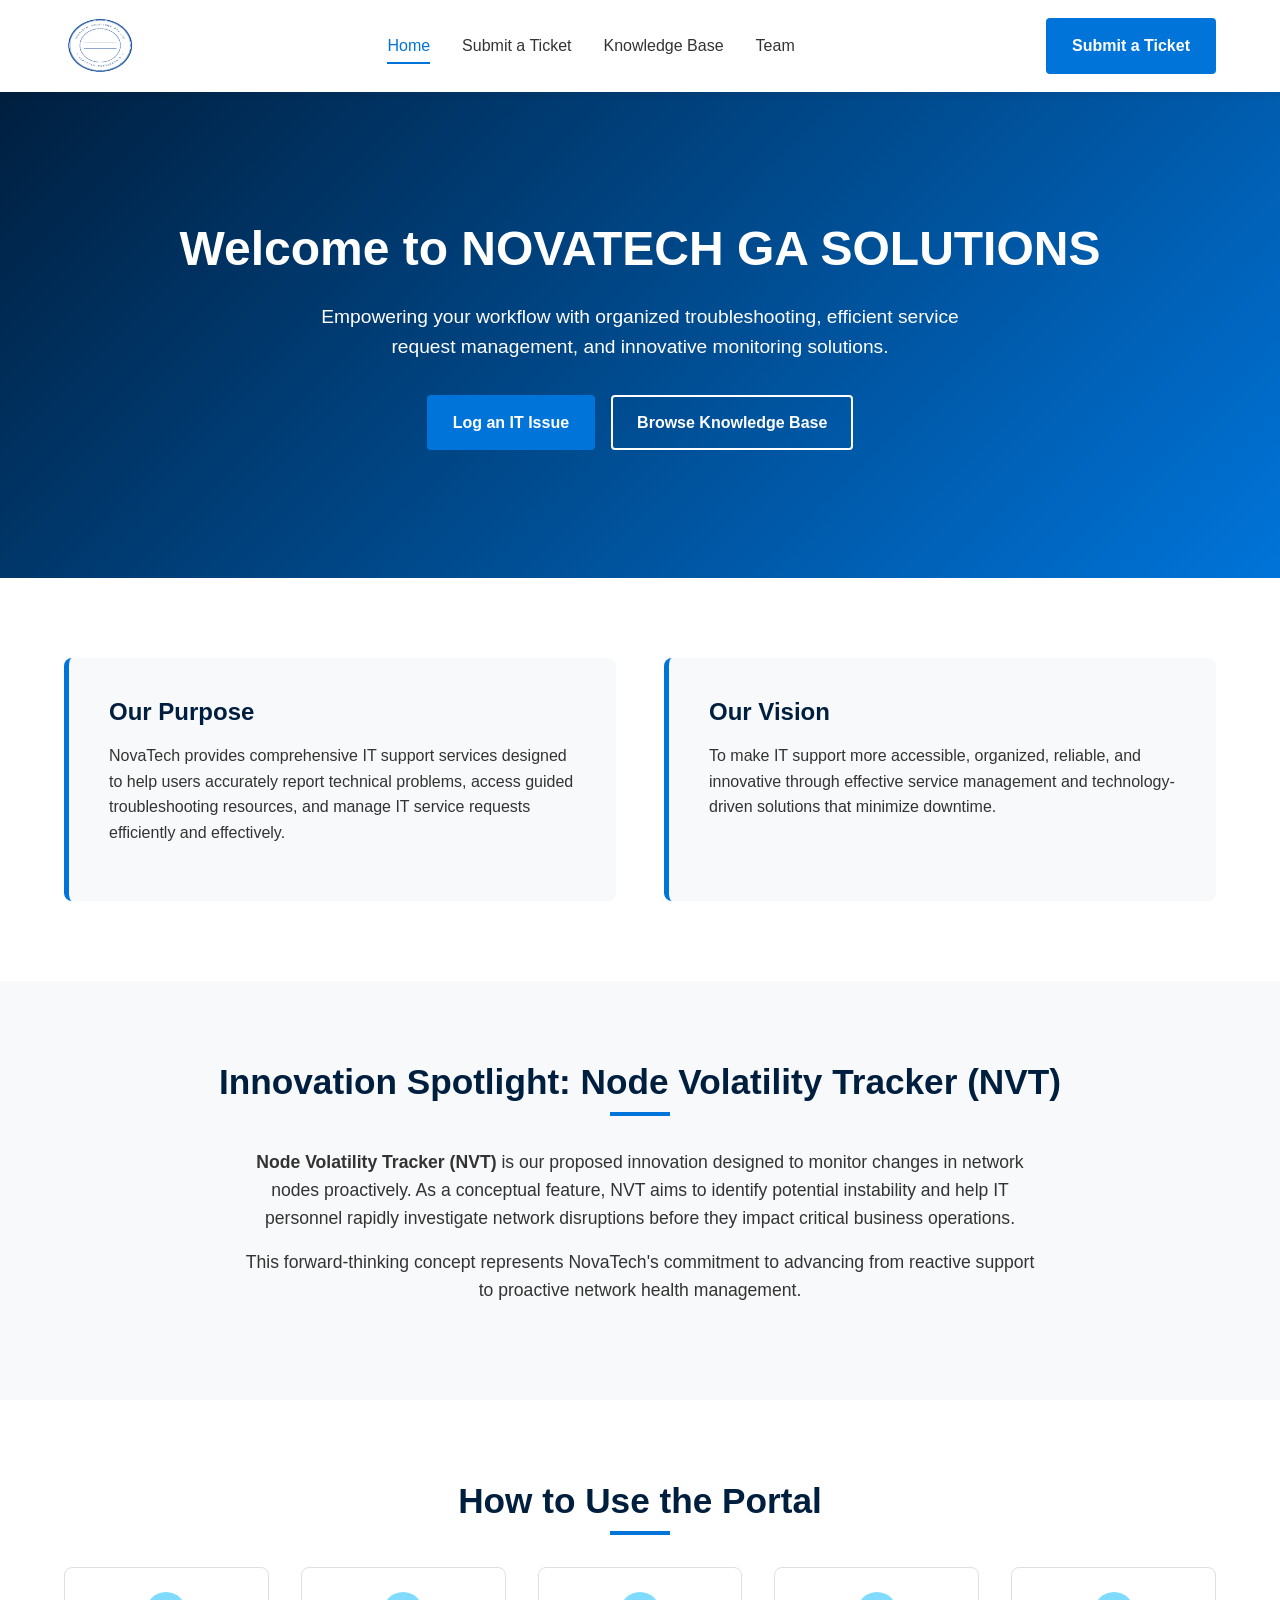
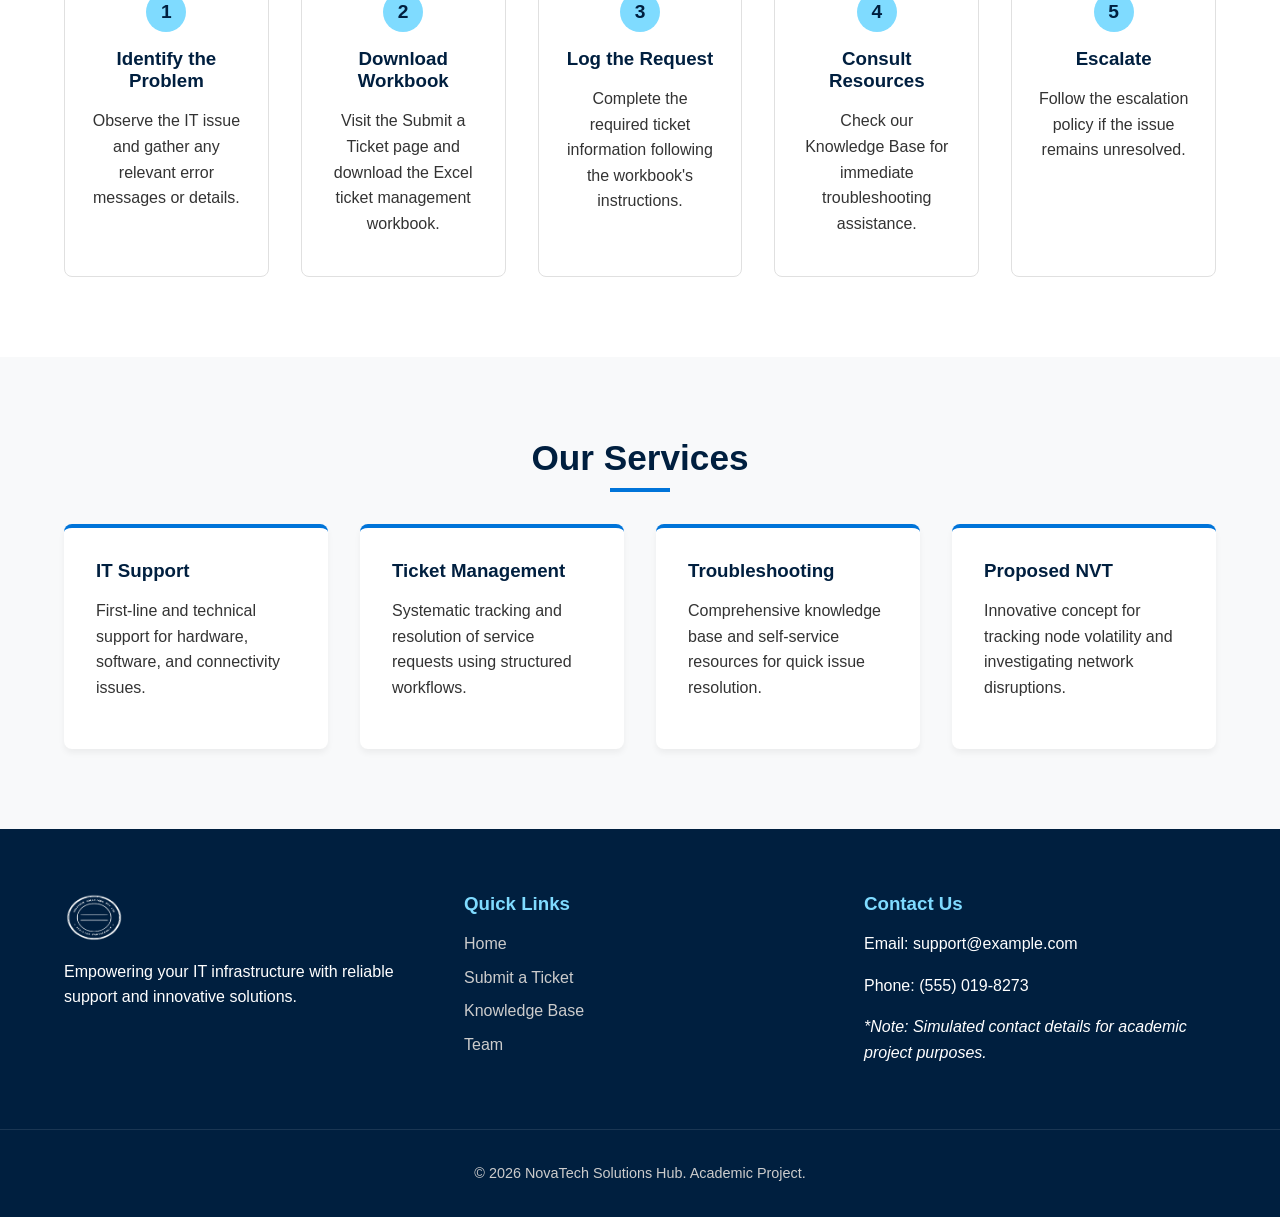
<file: index.html>
<!DOCTYPE html>
<html lang="en">
<head>
    <meta charset="UTF-8">
    <meta name="viewport" content="width=device-width, initial-scale=1.0">
    <title>NOVATECH GA SOLUTIONS | Home</title>
    <link rel="stylesheet" href="style.css">
</head>
<body>
    <!-- Header & Navigation -->
    <header>
        <div class="container header-container">
            <div class="logo">
                <a href="index.html">
                    <img src="images/novatech-logo.png" alt="NovaTech Solutions Hub Logo">
                </a>
            </div>
            <nav>
                <ul class="nav-links">
                    <li><a href="index.html" class="active">Home</a></li>
                    <li><a href="submit-ticket.html">Submit a Ticket</a></li>
                    <li><a href="knowledge-base.html">Knowledge Base</a></li>
                    <li><a href="team.html">Team</a></li>
                </ul>
            </nav>
            <div class="header-cta">
                <a href="submit-ticket.html" class="btn btn-primary">Submit a Ticket</a>
            </div>
        </div>
    </header>

    <!-- Hero Section -->
    <section class="hero">
        <div class="container hero-content">
            <h1>Welcome to NOVATECH GA SOLUTIONS</h1>
            <p>Empowering your workflow with organized troubleshooting, efficient service request management, and innovative monitoring solutions.</p>
            <div class="hero-buttons">
                <a href="submit-ticket.html" class="btn btn-primary">Log an IT Issue</a>
                <a href="knowledge-base.html" class="btn btn-secondary">Browse Knowledge Base</a>
            </div>
        </div>
    </section>

    <!-- About Section -->
    <section class="about section-padding">
        <div class="container">
            <div class="about-grid">
                <div class="about-card">
                    <h2>Our Purpose</h2>
                    <p>NovaTech provides comprehensive IT support services designed to help users accurately report technical problems, access guided troubleshooting resources, and manage IT service requests efficiently and effectively.</p>
                </div>
                <div class="about-card">
                    <h2>Our Vision</h2>
                    <p>To make IT support more accessible, organized, reliable, and innovative through effective service management and technology-driven solutions that minimize downtime.</p>
                </div>
            </div>
        </div>
    </section>

    <!-- NVT Innovation Section -->
    <section class="innovation section-padding bg-light">
        <div class="container">
            <div class="text-center section-title">
                <h2>Innovation Spotlight: Node Volatility Tracker (NVT)</h2>
                <div class="divider"></div>
            </div>
            <div class="innovation-content">
                <p><strong>Node Volatility Tracker (NVT)</strong> is our proposed innovation designed to monitor changes in network nodes proactively. As a conceptual feature, NVT aims to identify potential instability and help IT personnel rapidly investigate network disruptions before they impact critical business operations.</p>
                <p>This forward-thinking concept represents NovaTech's commitment to advancing from reactive support to proactive network health management.</p>
            </div>
        </div>
    </section>

    <!-- How to Use the Portal Section -->
    <section class="how-to-use section-padding">
        <div class="container">
            <div class="text-center section-title">
                <h2>How to Use the Portal</h2>
                <div class="divider"></div>
            </div>
            <div class="steps-grid">
                <div class="step-card">
                    <div class="step-number">1</div>
                    <h3>Identify the Problem</h3>
                    <p>Observe the IT issue and gather any relevant error messages or details.</p>
                </div>
                <div class="step-card">
                    <div class="step-number">2</div>
                    <h3>Download Workbook</h3>
                    <p>Visit the Submit a Ticket page and download the Excel ticket management workbook.</p>
                </div>
                <div class="step-card">
                    <div class="step-number">3</div>
                    <h3>Log the Request</h3>
                    <p>Complete the required ticket information following the workbook's instructions.</p>
                </div>
                <div class="step-card">
                    <div class="step-number">4</div>
                    <h3>Consult Resources</h3>
                    <p>Check our Knowledge Base for immediate troubleshooting assistance.</p>
                </div>
                <div class="step-card">
                    <div class="step-number">5</div>
                    <h3>Escalate</h3>
                    <p>Follow the escalation policy if the issue remains unresolved.</p>
                </div>
            </div>
        </div>
    </section>

    <!-- Services Section -->
    <section class="services section-padding bg-light">
        <div class="container">
            <div class="text-center section-title">
                <h2>Our Services</h2>
                <div class="divider"></div>
            </div>
            <div class="services-grid">
                <div class="service-card">
                    <h3>IT Support</h3>
                    <p>First-line and technical support for hardware, software, and connectivity issues.</p>
                </div>
                <div class="service-card">
                    <h3>Ticket Management</h3>
                    <p>Systematic tracking and resolution of service requests using structured workflows.</p>
                </div>
                <div class="service-card">
                    <h3>Troubleshooting</h3>
                    <p>Comprehensive knowledge base and self-service resources for quick issue resolution.</p>
                </div>
                <div class="service-card">
                    <h3>Proposed NVT</h3>
                    <p>Innovative concept for tracking node volatility and investigating network disruptions.</p>
                </div>
            </div>
        </div>
    </section>

    <!-- Footer -->
    <footer>
        <div class="container footer-container">
            <div class="footer-info">
                <img src="images/novatech-logo.png" alt="NovaTech Logo" class="footer-logo">
                <p>Empowering your IT infrastructure with reliable support and innovative solutions.</p>
            </div>
            <div class="footer-links">
                <h3>Quick Links</h3>
                <ul>
                    <li><a href="index.html">Home</a></li>
                    <li><a href="submit-ticket.html">Submit a Ticket</a></li>
                    <li><a href="knowledge-base.html">Knowledge Base</a></li>
                    <li><a href="team.html">Team</a></li>
                </ul>
            </div>
            <div class="footer-contact">
                <h3>Contact Us</h3>
                <p>Email: support@example.com</p>
                <p>Phone: (555) 019-8273</p>
                <p><em>*Note: Simulated contact details for academic project purposes.</em></p>
            </div>
        </div>
        <div class="footer-bottom">
            <p>&copy; 2026 NovaTech Solutions Hub. Academic Project.</p>
        </div>
    </footer>
</body>
  </html>
</file>
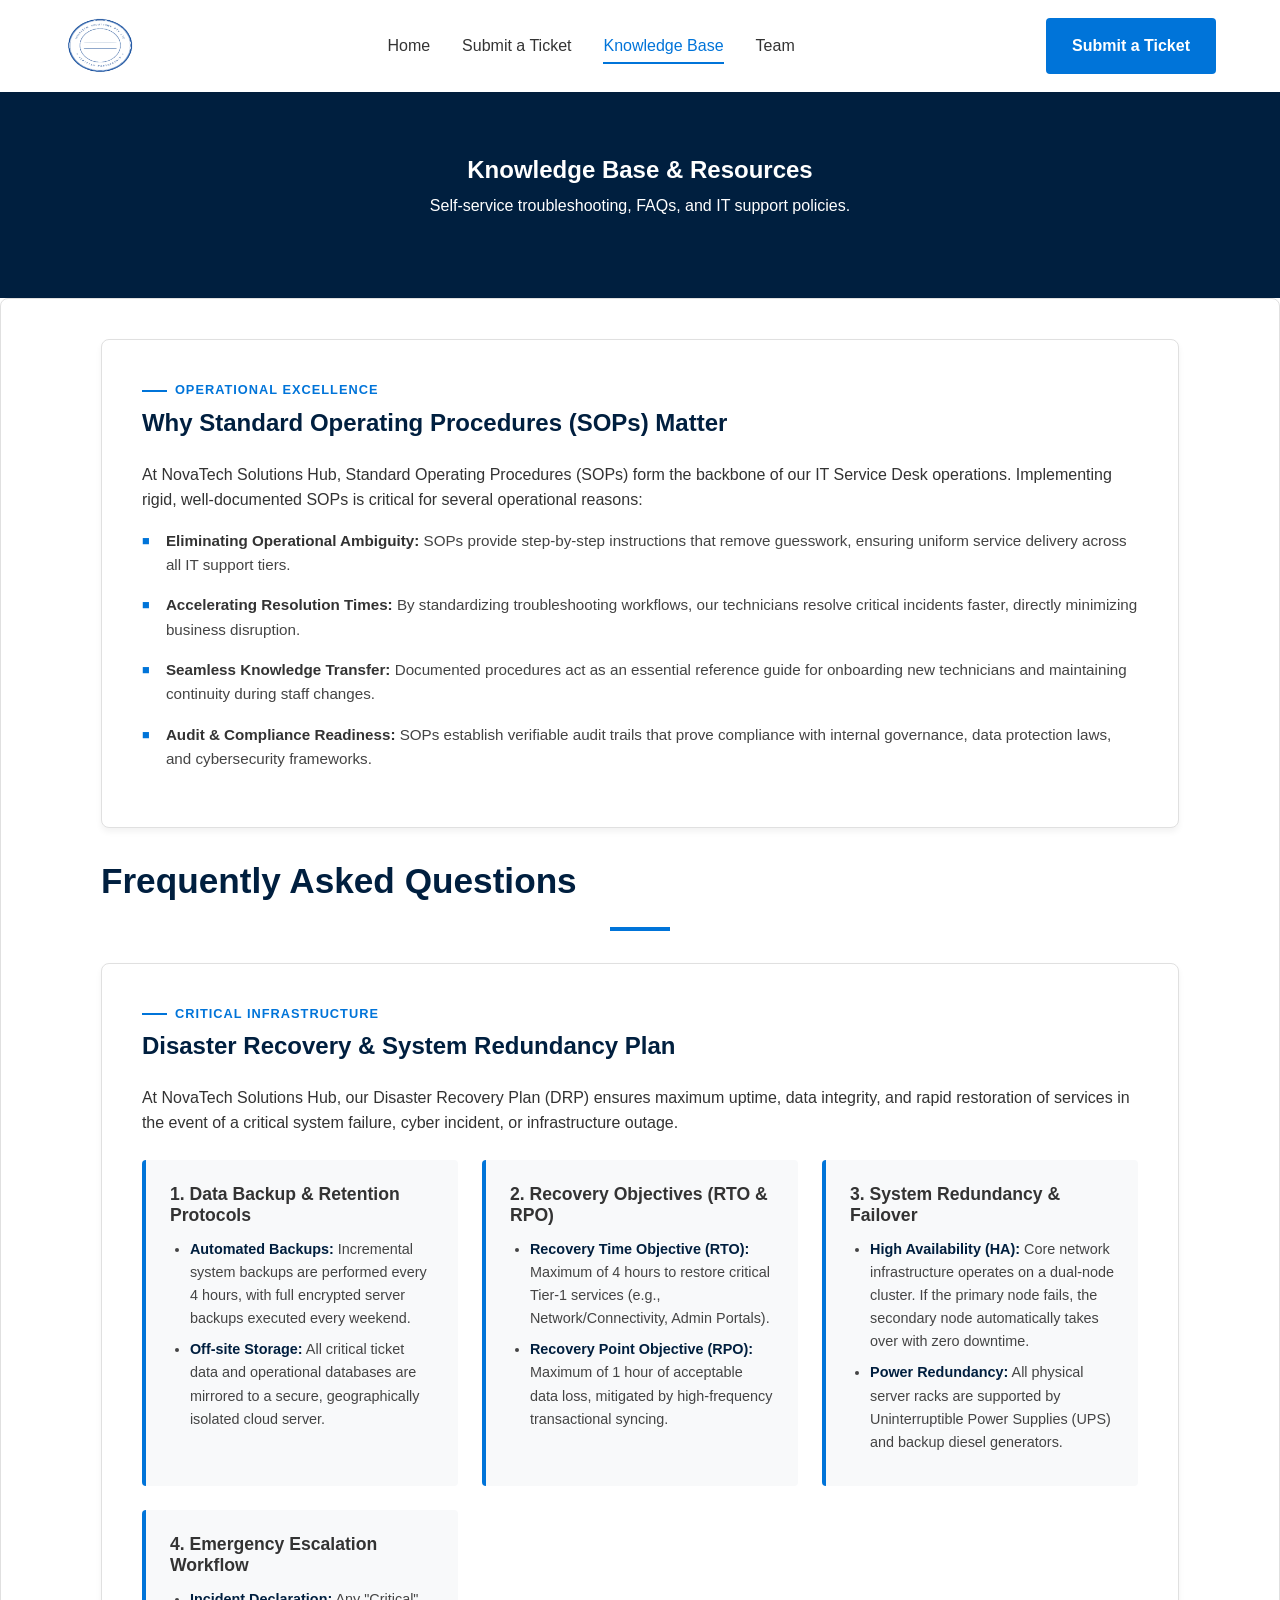
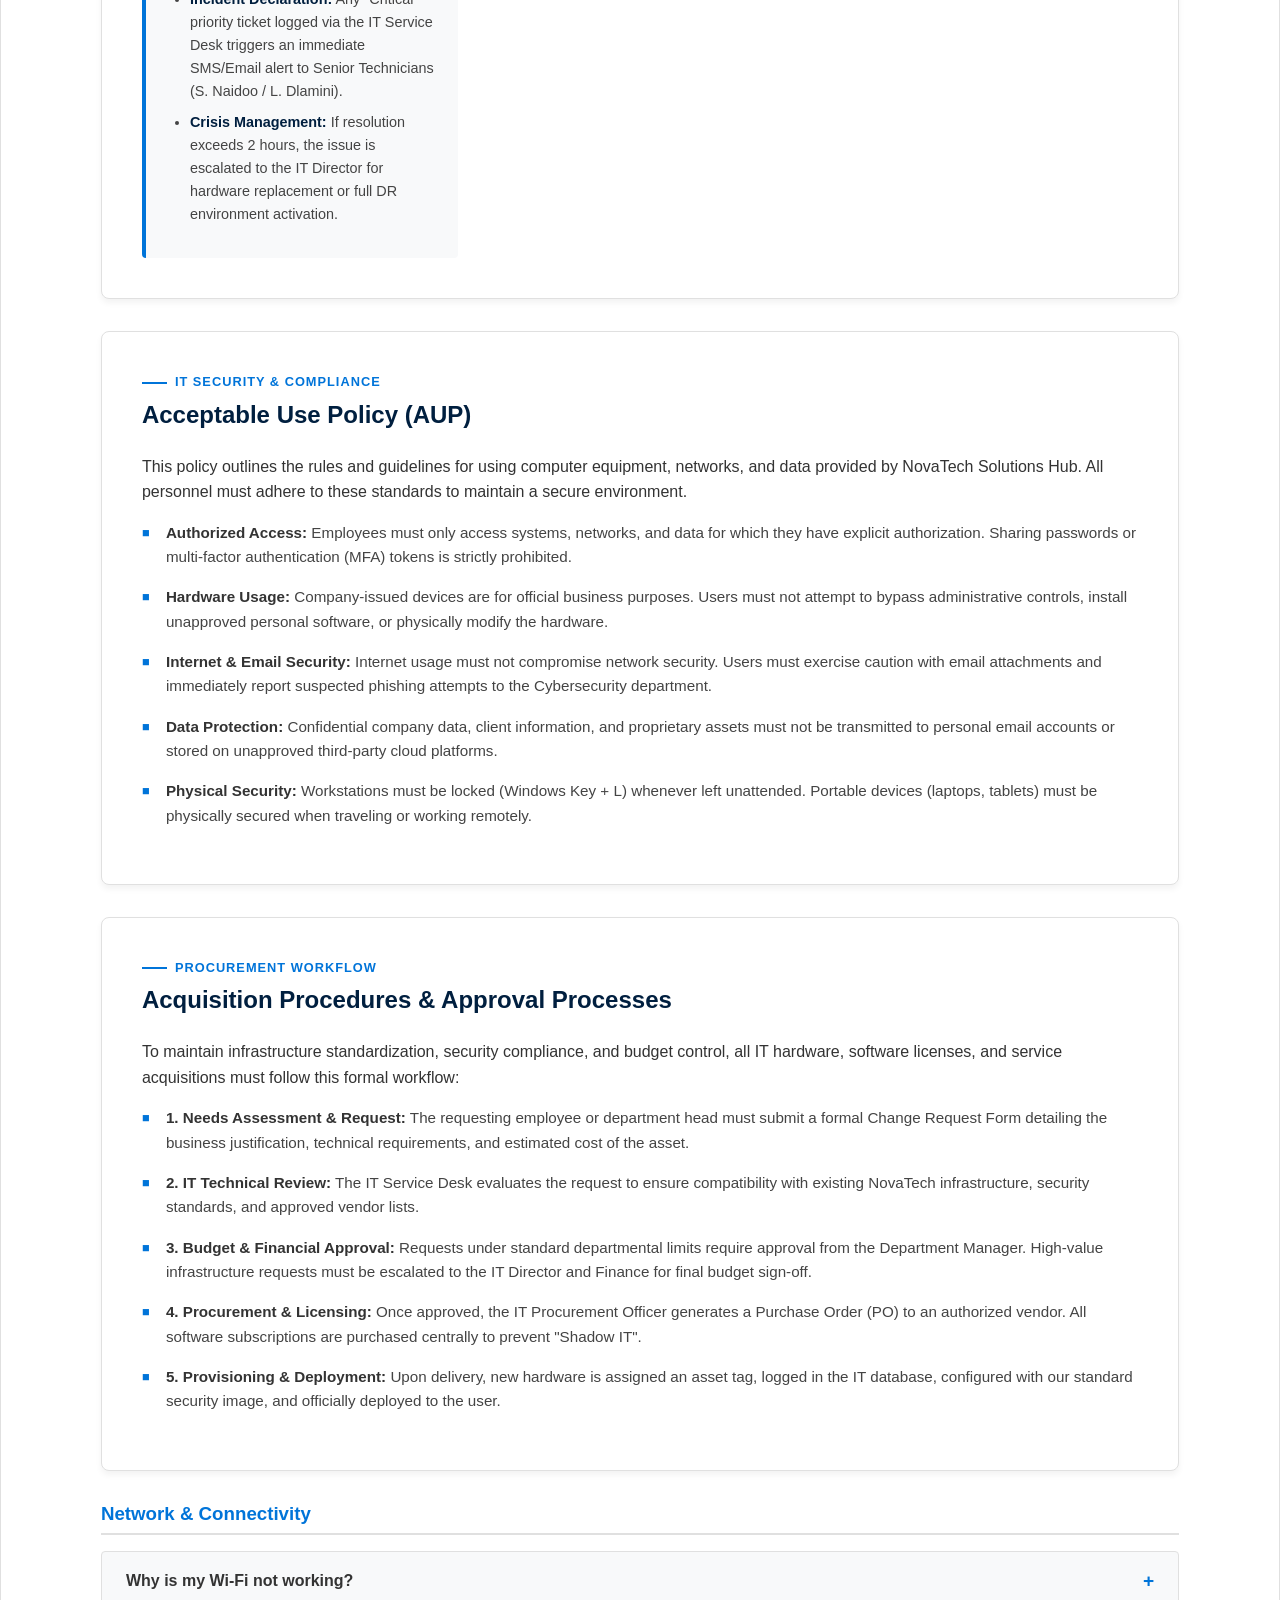
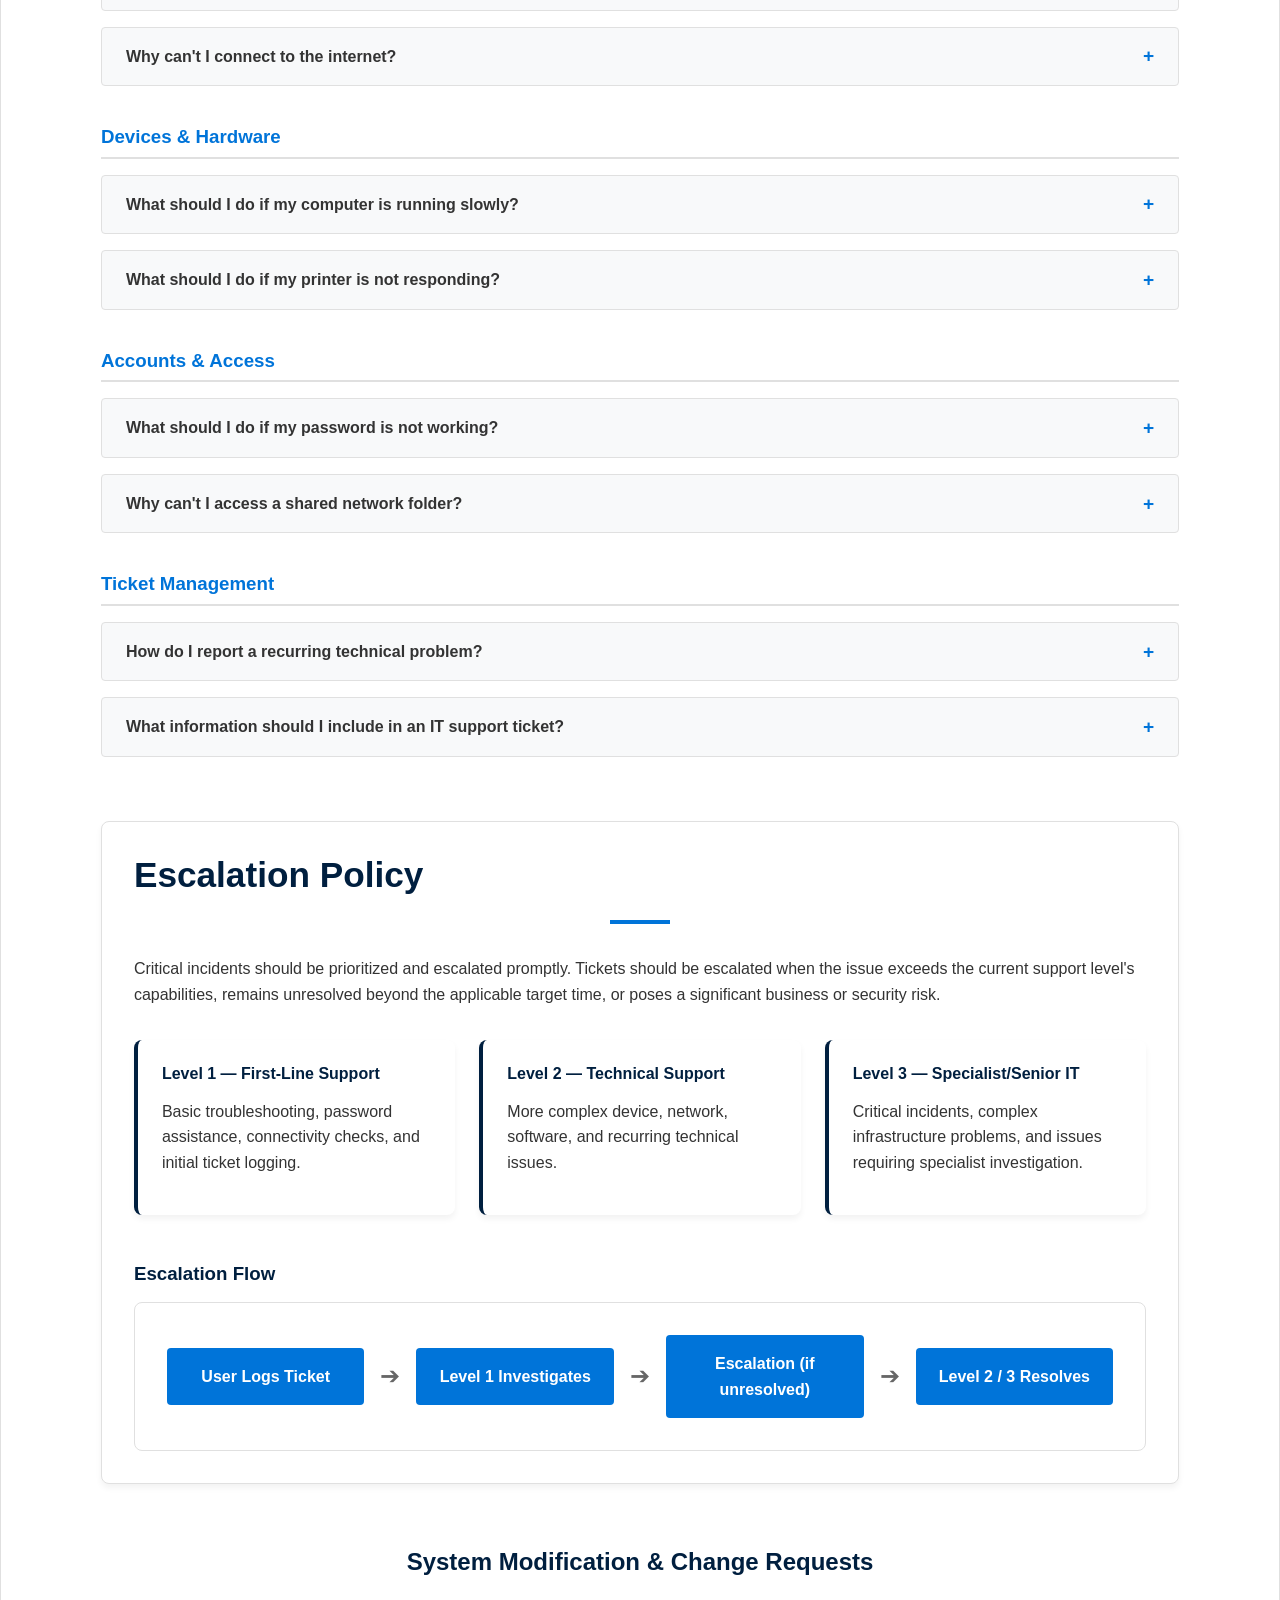
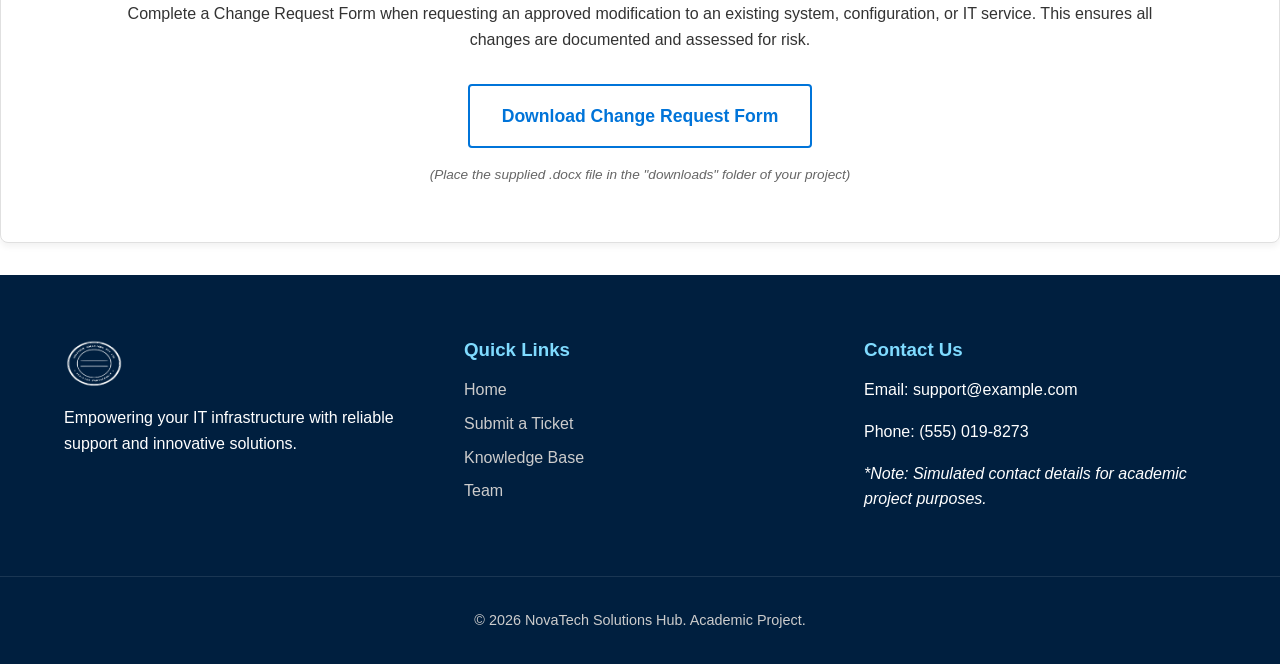
<file: knowledge-base.html>
<!DOCTYPE html>
<html lang="en">
<head>
    <meta charset="UTF-8">
    <meta name="viewport" content="width=device-width, initial-scale=1.0">
    <title>Knowledge Base | NovaTech Solutions Hub</title>
    <link rel="stylesheet" href="style.css">
</head>
<body>
    <!-- Header & Navigation -->
    <header>
        <div class="container header-container">
            <div class="logo">
                <a href="index.html">
                    <img src="images/novatech-logo.png" alt="NovaTech Solutions Hub Logo">
                </a>
            </div>
            <nav>
                <ul class="nav-links">
                    <li><a href="index.html">Home</a></li>
                    <li><a href="submit-ticket.html">Submit a Ticket</a></li>
                    <li><a href="knowledge-base.html" class="active">Knowledge Base</a></li>
                    <li><a href="team.html">Team</a></li>
                </ul>
            </nav>
            <div class="header-cta">
                <a href="submit-ticket.html" class="btn btn-primary">Submit a Ticket</a>
            </div>
        </div>
    </header>

    <!-- Page Header -->
    <section class="page-header">
        <div class="container">
            <h1>Knowledge Base & Resources</h1>
            <p>Self-service troubleshooting, FAQs, and IT support policies.</p>
        </div>
    </section>

    <!-- Main Content -->
    <section class="kb-section section-padding">
        <div class="container">
            <!-- Reasons for SOPs Section -->
<div class="kb-section card mb-4" id="reasons-for-sops">
    <div class="card-subtitle"><span class="blue-line"></span> OPERATIONAL EXCELLENCE</div>
    <h2>Why Standard Operating Procedures (SOPs) Matter</h2>
    <p>At NovaTech Solutions Hub, Standard Operating Procedures (SOPs) form the backbone of our IT Service Desk operations. Implementing rigid, well-documented SOPs is critical for several operational reasons:</p>
    
    <ul class="policy-list">
        <li><strong>Eliminating Operational Ambiguity:</strong> SOPs provide step-by-step instructions that remove guesswork, ensuring uniform service delivery across all IT support tiers.</li>
        <li><strong>Accelerating Resolution Times:</strong> By standardizing troubleshooting workflows, our technicians resolve critical incidents faster, directly minimizing business disruption.</li>
        <li><strong>Seamless Knowledge Transfer:</strong> Documented procedures act as an essential reference guide for onboarding new technicians and maintaining continuity during staff changes.</li>
        <li><strong>Audit & Compliance Readiness:</strong> SOPs establish verifiable audit trails that prove compliance with internal governance, data protection laws, and cybersecurity frameworks.</li>
    </ul>
</div>

            
            <!-- FAQs Section -->
            <div class="faq-container">
                <div class="section-title">
                    <h2>Frequently Asked Questions</h2>
                    <div class="divider"></div>
                </div>

                <!-- Disaster Recovery & Business Continuity Plan -->
<div class="kb-section card mb-4" id="disaster-recovery">
    <div class="card-subtitle"><span class="blue-line"></span> CRITICAL INFRASTRUCTURE</div>
    <h2>Disaster Recovery & System Redundancy Plan</h2>
    <p>At NovaTech Solutions Hub, our Disaster Recovery Plan (DRP) ensures maximum uptime, data integrity, and rapid restoration of services in the event of a critical system failure, cyber incident, or infrastructure outage.</p>
    
    <div class="drp-grid">
        <div class="drp-item">
            <h3>1. Data Backup & Retention Protocols</h3>
            <ul>
                <li><strong>Automated Backups:</strong> Incremental system backups are performed every 4 hours, with full encrypted server backups executed every weekend.</li>
                <li><strong>Off-site Storage:</strong> All critical ticket data and operational databases are mirrored to a secure, geographically isolated cloud server.</li>
            </ul>
        </div>

        <div class="drp-item">
            <h3>2. Recovery Objectives (RTO & RPO)</h3>
            <ul>
                <li><strong>Recovery Time Objective (RTO):</strong> Maximum of 4 hours to restore critical Tier-1 services (e.g., Network/Connectivity, Admin Portals).</li>
                <li><strong>Recovery Point Objective (RPO):</strong> Maximum of 1 hour of acceptable data loss, mitigated by high-frequency transactional syncing.</li>
            </ul>
        </div>

        <div class="drp-item">
            <h3>3. System Redundancy & Failover</h3>
            <ul>
                <li><strong>High Availability (HA):</strong> Core network infrastructure operates on a dual-node cluster. If the primary node fails, the secondary node automatically takes over with zero downtime.</li>
                <li><strong>Power Redundancy:</strong> All physical server racks are supported by Uninterruptible Power Supplies (UPS) and backup diesel generators.</li>
            </ul>
        </div>

        <div class="drp-item">
            <h3>4. Emergency Escalation Workflow</h3>
            <ul>
                <li><strong>Incident Declaration:</strong> Any "Critical" priority ticket logged via the IT Service Desk triggers an immediate SMS/Email alert to Senior Technicians (S. Naidoo / L. Dlamini).</li>
                <li><strong>Crisis Management:</strong> If resolution exceeds 2 hours, the issue is escalated to the IT Director for hardware replacement or full DR environment activation.</li>
            </ul>
        </div>
    </div>
</div>
                <!-- Acceptable Use Policy -->
<div class="kb-section card mb-4" id="acceptable-use-policy">
    <div class="card-subtitle"><span class="blue-line"></span> IT SECURITY & COMPLIANCE</div>
    <h2>Acceptable Use Policy (AUP)</h2>
    <p>This policy outlines the rules and guidelines for using computer equipment, networks, and data provided by NovaTech Solutions Hub. All personnel must adhere to these standards to maintain a secure environment.</p>
    
    <ul class="policy-list">
        <li><strong>Authorized Access:</strong> Employees must only access systems, networks, and data for which they have explicit authorization. Sharing passwords or multi-factor authentication (MFA) tokens is strictly prohibited.</li>
        <li><strong>Hardware Usage:</strong> Company-issued devices are for official business purposes. Users must not attempt to bypass administrative controls, install unapproved personal software, or physically modify the hardware.</li>
        <li><strong>Internet & Email Security:</strong> Internet usage must not compromise network security. Users must exercise caution with email attachments and immediately report suspected phishing attempts to the Cybersecurity department.</li>
        <li><strong>Data Protection:</strong> Confidential company data, client information, and proprietary assets must not be transmitted to personal email accounts or stored on unapproved third-party cloud platforms.</li>
        <li><strong>Physical Security:</strong> Workstations must be locked (Windows Key + L) whenever left unattended. Portable devices (laptops, tablets) must be physically secured when traveling or working remotely.</li>
    </ul>
</div>

<!-- Acquisition & Approval Procedures -->
<div class="kb-section card mb-4" id="acquisition-procedures">
    <div class="card-subtitle"><span class="blue-line"></span> PROCUREMENT WORKFLOW</div>
    <h2>Acquisition Procedures & Approval Processes</h2>
    <p>To maintain infrastructure standardization, security compliance, and budget control, all IT hardware, software licenses, and service acquisitions must follow this formal workflow:</p>
    
    <ul class="policy-list">
        <li><strong>1. Needs Assessment & Request:</strong> The requesting employee or department head must submit a formal Change Request Form detailing the business justification, technical requirements, and estimated cost of the asset.</li>
        <li><strong>2. IT Technical Review:</strong> The IT Service Desk evaluates the request to ensure compatibility with existing NovaTech infrastructure, security standards, and approved vendor lists.</li>
        <li><strong>3. Budget & Financial Approval:</strong> Requests under standard departmental limits require approval from the Department Manager. High-value infrastructure requests must be escalated to the IT Director and Finance for final budget sign-off.</li>
        <li><strong>4. Procurement & Licensing:</strong> Once approved, the IT Procurement Officer generates a Purchase Order (PO) to an authorized vendor. All software subscriptions are purchased centrally to prevent "Shadow IT".</li>
        <li><strong>5. Provisioning & Deployment:</strong> Upon delivery, new hardware is assigned an asset tag, logged in the IT database, configured with our standard security image, and officially deployed to the user.</li>
    </ul>
</div>
                
                

                <!-- Category: Network & Connectivity -->
                <div class="faq-category">
                    <h3>Network & Connectivity</h3>
                    
                    <details class="faq-item">
                        <summary>Why is my Wi-Fi not working?</summary>
                        <div class="faq-content">
                            <p><strong>Steps:</strong> Ensure Wi-Fi is enabled on your device. Restart your device. Check if other devices can connect to the same network. If on a laptop, look for a physical Wi-Fi switch.</p>
                            <p><strong>Stop & Report:</strong> Stop troubleshooting and log a ticket if the network name (SSID) is missing, or if multiple users are experiencing the same issue.</p>
                        </div>
                    </details>
                    
                    <details class="faq-item">
                        <summary>Why can't I connect to the internet?</summary>
                        <div class="faq-content">
                            <p><strong>Steps:</strong> Check your ethernet cable connections if hardwired. Verify your router/modem is powered on. Restart your browser and clear the cache.</p>
                            <p><strong>Stop & Report:</strong> Stop if you receive specific proxy or DNS error messages, and report the issue to IT support.</p>
                        </div>
                    </details>
                </div>

                <!-- Category: Devices & Hardware -->
                <div class="faq-category">
                    <h3>Devices & Hardware</h3>
                    
                    <details class="faq-item">
                        <summary>What should I do if my computer is running slowly?</summary>
                        <div class="faq-content">
                            <p><strong>Steps:</strong> Close unused applications and browser tabs. Perform a system restart. Check your hard drive for available space.</p>
                            <p><strong>Stop & Report:</strong> Log a ticket if the computer crashes, makes unusual hardware noises, or remains slow after a reboot.</p>
                        </div>
                    </details>

                    <details class="faq-item">
                        <summary>What should I do if my printer is not responding?</summary>
                        <div class="faq-content">
                            <p><strong>Steps:</strong> Verify the printer is turned on and has paper/toner. Clear any visible paper jams. Cancel stuck documents in the print queue and restart the printer.</p>
                            <p><strong>Stop & Report:</strong> Report the issue if the printer displays an internal hardware error code or if it disappears completely from your network devices list.</p>
                        </div>
                    </details>
                </div>

                <!-- Category: Accounts & Access -->
                <div class="faq-category">
                    <h3>Accounts & Access</h3>
                    
                    <details class="faq-item">
                        <summary>What should I do if my password is not working?</summary>
                        <div class="faq-content">
                            <p><strong>Steps:</strong> Ensure Caps Lock is off. Carefully retype your password. Try logging into a different company portal to verify if the account is locked.</p>
                            <p><strong>Stop & Report:</strong> If you receive a "Account Locked" message or have forgotten the password entirely, submit a ticket for a secure password reset.</p>
                        </div>
                    </details>

                    <details class="faq-item">
                        <summary>Why can't I access a shared network folder?</summary>
                        <div class="faq-content">
                            <p><strong>Steps:</strong> Check your internet/VPN connection. Restart your file explorer. Verify the folder path is correct.</p>
                            <p><strong>Stop & Report:</strong> Log a ticket if you get an "Access Denied" error, as your user permissions may need to be modified.</p>
                        </div>
                    </details>
                </div>

                <!-- Category: Ticket Management -->
                <div class="faq-category">
                    <h3>Ticket Management</h3>
                    
                    <details class="faq-item">
                        <summary>How do I report a recurring technical problem?</summary>
                        <div class="faq-content">
                            <p><strong>Steps:</strong> Download the IT Ticket Management Workbook. Clearly state that this is a recurring issue and reference any previous ticket numbers if available.</p>
                            <p><strong>Stop & Report:</strong> Do not attempt advanced registry or system changes. Let technical support investigate the root cause.</p>
                        </div>
                    </details>

                    <details class="faq-item">
                        <summary>What information should I include in an IT support ticket?</summary>
                        <div class="faq-content">
                            <p><strong>Steps:</strong> Include your name, date/time, affected device, a clear description of the issue, specific error messages, impact on your work, and what you have already tried to fix it.</p>
                        </div>
                    </details>
                </div>
            </div>

            <!-- Escalation Policy Section -->
            <div class="escalation-section mt-4 bg-light card">
                <div class="section-title">
                    <h2>Escalation Policy</h2>
                    <div class="divider"></div>
                </div>
                <p class="mb-2">Critical incidents should be prioritized and escalated promptly. Tickets should be escalated when the issue exceeds the current support level's capabilities, remains unresolved beyond the applicable target time, or poses a significant business or security risk.</p>
                
                <div class="escalation-levels">
                    <div class="level-card">
                        <h4>Level 1 — First-Line Support</h4>
                        <p>Basic troubleshooting, password assistance, connectivity checks, and initial ticket logging.</p>
                    </div>
                    <div class="level-card">
                        <h4>Level 2 — Technical Support</h4>
                        <p>More complex device, network, software, and recurring technical issues.</p>
                    </div>
                    <div class="level-card">
                        <h4>Level 3 — Specialist/Senior IT</h4>
                        <p>Critical incidents, complex infrastructure problems, and issues requiring specialist investigation.</p>
                    </div>
                </div>

                <div class="escalation-flow mt-3">
                    <h3>Escalation Flow</h3>
                    <div class="flow-diagram">
                        <div class="flow-box">User Logs Ticket</div>
                        <div class="flow-arrow">➔</div>
                        <div class="flow-box">Level 1 Investigates</div>
                        <div class="flow-arrow">➔</div>
                        <div class="flow-box">Escalation (if unresolved)</div>
                        <div class="flow-arrow">➔</div>
                        <div class="flow-box">Level 2 / 3 Resolves</div>
                    </div>
                </div>
            </div>

            <!-- Change Request Form -->
            <div class="change-request-section text-center mt-4">
                <h2>System Modification & Change Requests</h2>
                <p class="mb-2">Complete a Change Request Form when requesting an approved modification to an existing system, configuration, or IT service. This ensures all changes are documented and assessed for risk.</p>
                <a href="downloads/Change-Request-Form.docx" class="btn btn-secondary btn-large" download>Download Change Request Form</a>
                <p class="small-text mt-1"><em>(Place the supplied .docx file in the "downloads" folder of your project)</em></p>
            </div>

        </div>
    </section>

    <!-- Footer -->
    <footer>
        <div class="container footer-container">
            <div class="footer-info">
                <img src="images/novatech-logo.png" alt="NovaTech Logo" class="footer-logo">
                <p>Empowering your IT infrastructure with reliable support and innovative solutions.</p>
            </div>
            <div class="footer-links">
                <h3>Quick Links</h3>
                <ul>
                    <li><a href="index.html">Home</a></li>
                    <li><a href="submit-ticket.html">Submit a Ticket</a></li>
                    <li><a href="knowledge-base.html">Knowledge Base</a></li>
                    <li><a href="team.html">Team</a></li>
                </ul>
            </div>
            <div class="footer-contact">
                <h3>Contact Us</h3>
                <p>Email: support@example.com</p>
                <p>Phone: (555) 019-8273</p>
                <p><em>*Note: Simulated contact details for academic project purposes.</em></p>
            </div>
        </div>
        <div class="footer-bottom">
            <p>&copy; 2026 NovaTech Solutions Hub. Academic Project.</p>
        </div>
    </footer>
</body>
  </html>
</file>
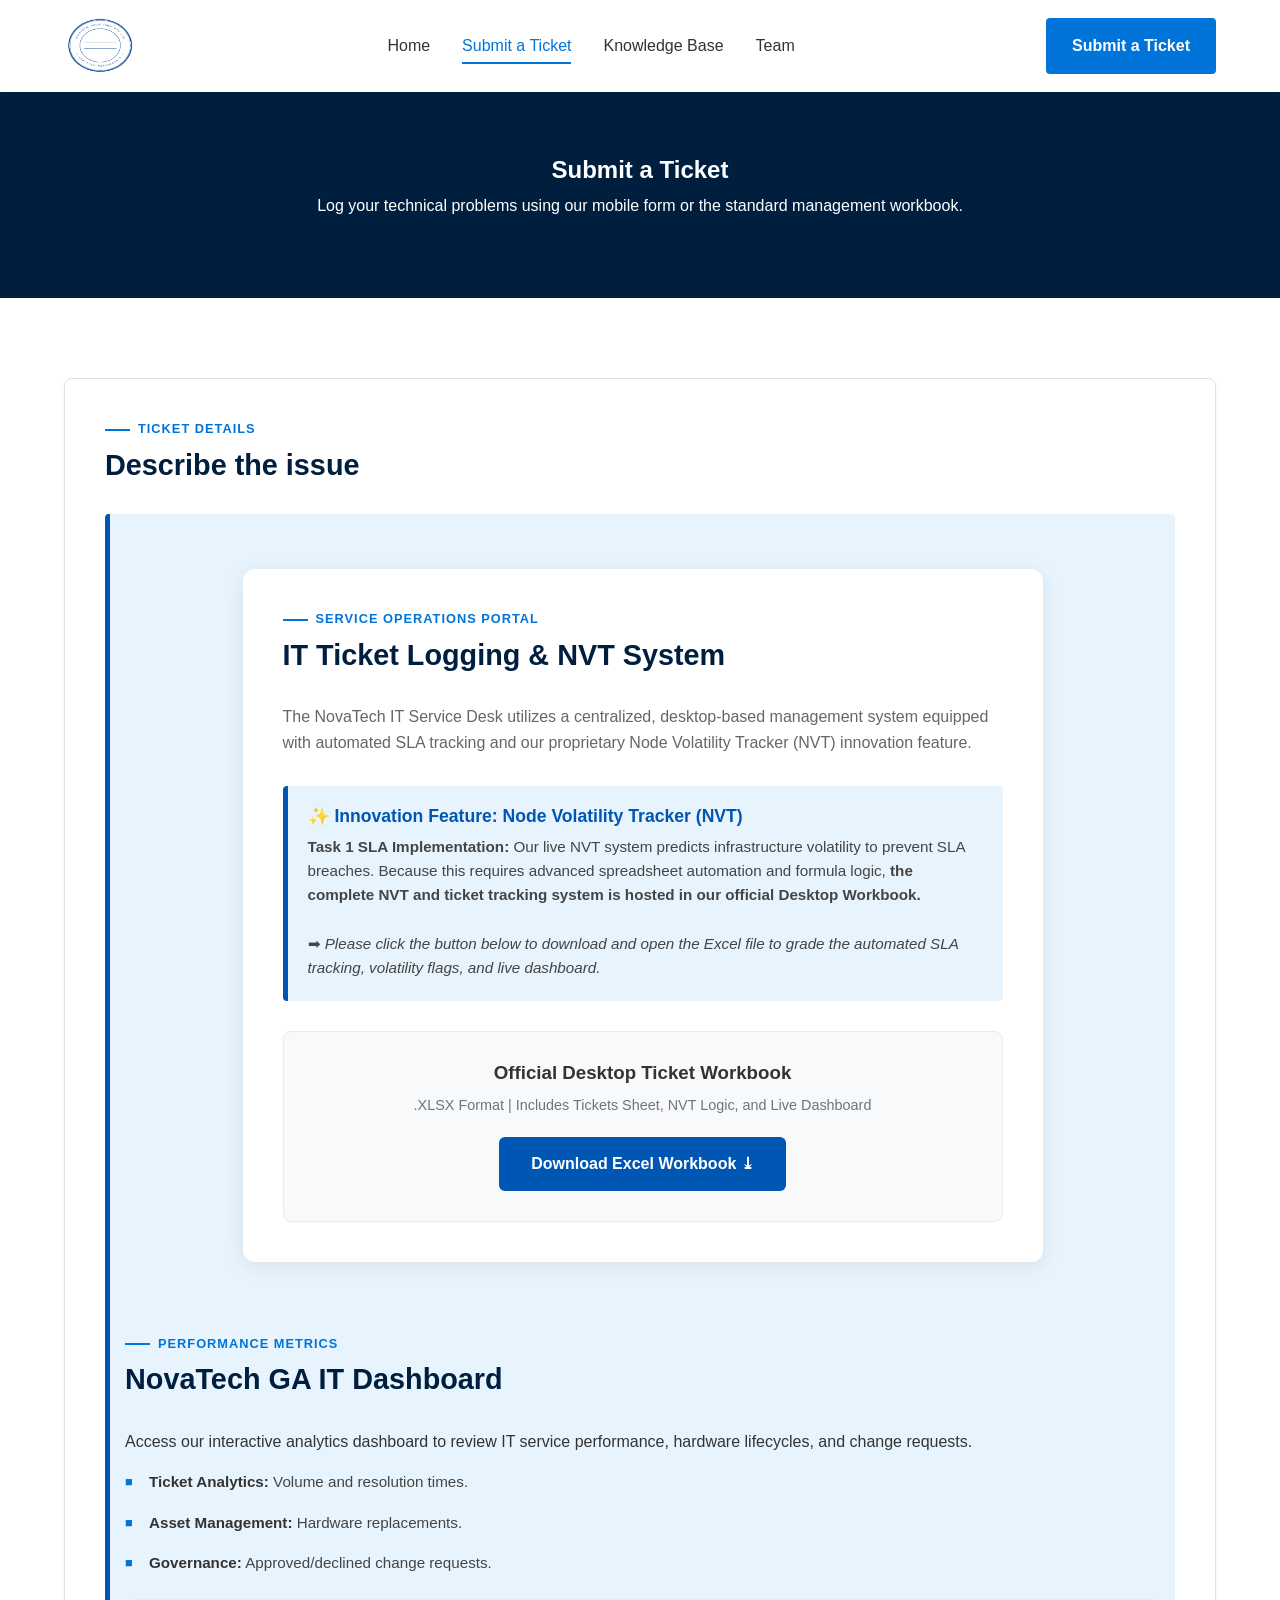
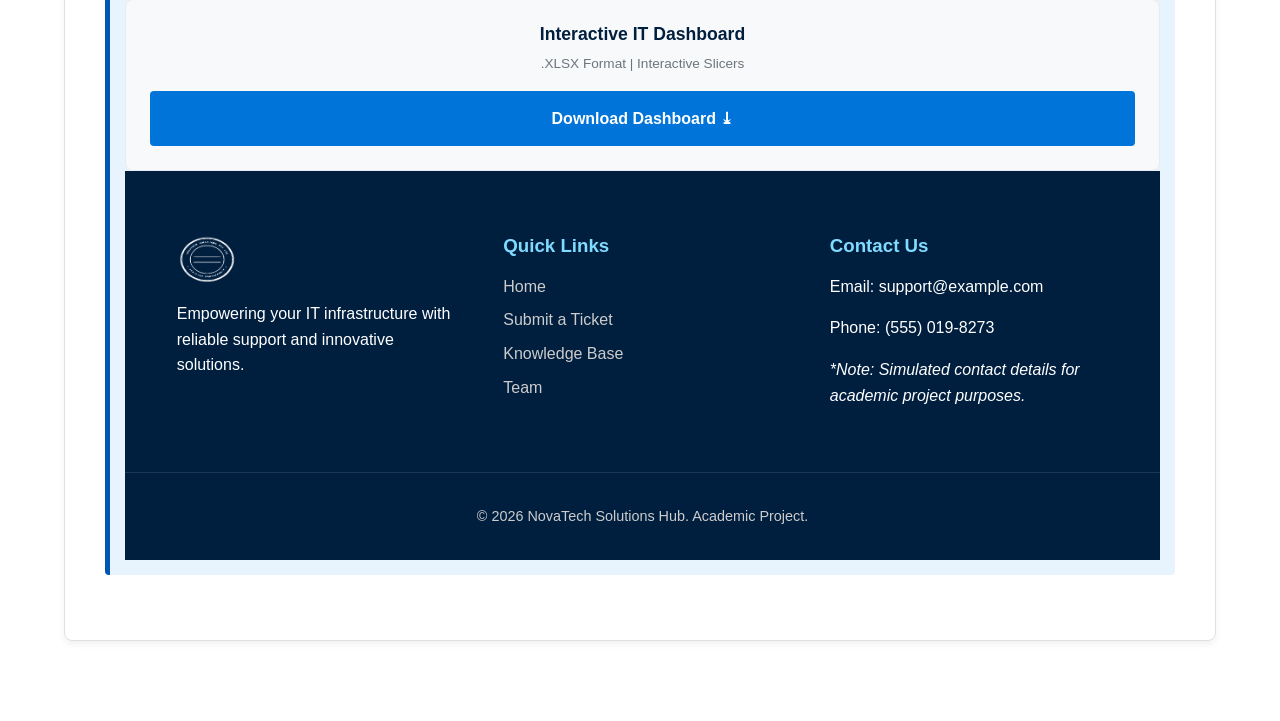
<file: submit-ticket.html>
<!DOCTYPE html>
<html lang="en">
<head>
    <meta charset="UTF-8">
    <meta name="viewport" content="width=device-width, initial-scale=1.0">
    <title>Submit a Ticket | NovaTech Solutions Hub</title>
    <link rel="stylesheet" href="style.css">
</head>
<body>
    <!-- Header & Navigation -->
    <header>
        <div class="container header-container">
            <div class="logo">
                <a href="index.html">
                    <img src="images/novatech-logo.png" alt="NovaTech Solutions Hub Logo">
                </a>
            </div>
            <nav>
                <ul class="nav-links">
                    <li><a href="index.html">Home</a></li>
                    <li><a href="submit-ticket.html" class="active">Submit a Ticket</a></li>
                    <li><a href="knowledge-base.html">Knowledge Base</a></li>
                    <li><a href="team.html">Team</a></li>
                </ul>
            </nav>
            <div class="header-cta">
                <a href="submit-ticket.html" class="btn btn-primary">Submit a Ticket</a>
            </div>
        </div>
    </header>

    <!-- Page Header -->
    <section class="page-header">
        <div class="container">
            <h1>Submit a Ticket</h1>
            <p>Log your technical problems using our mobile form or the standard management workbook.</p>
        </div>
    </section>

    <!-- Main Content -->
    <section class="ticket-section section-padding">
        <div class="container">
            
            <div class="ticket-split-layout">
                
                <!-- Left Column: Interactive Web Form -->
                <div class="ticket-form-column">
                    <div class="ticket-form-card">
                        <div class="card-subtitle"><span class="blue-line"></span> TICKET DETAILS</div>
                        <h2>Describe the issue</h2>
                        <!-- INNOVATION FEATURE CALLOUT FOR THE MARKER -->
<div style="background-color: #e8f4fd; border-left: 5px solid #0056b3; padding: 15px; margin-bottom: 25px; border-radius: 4px;">
<div class="container">
    <div style="max-width: 800px; margin: 40px auto; background: white; padding: 40px; border-radius: 12px; box-shadow: 0 4px 20px rgba(0,0,0,0.08);">
        
        <div class="card-subtitle"><span class="blue-line"></span> SERVICE OPERATIONS PORTAL</div>
        <h2>IT Ticket Logging & NVT System</h2>
        <p style="color: #666; font-size: 1rem; line-height: 1.6; margin-bottom: 30px;">
            The NovaTech IT Service Desk utilizes a centralized, desktop-based management system equipped with automated SLA tracking and our proprietary Node Volatility Tracker (NVT) innovation feature.
        </p>

        <!-- INNOVATION FEATURE CALLOUT FOR THE MARKER -->
        <div style="background-color: #e8f4fd; border-left: 5px solid #0056b3; padding: 20px; margin-bottom: 30px; border-radius: 4px;">
            <h4 style="color: #0056b3; margin-top: 0; margin-bottom: 8px; font-size: 1.1rem;">
                ✨ Innovation Feature: Node Volatility Tracker (NVT)
            </h4>
            <p style="margin: 0; font-size: 0.95rem; color: #444; line-height: 1.6;">
                <strong>Task 1 SLA Implementation:</strong> Our live NVT system predicts infrastructure volatility to prevent SLA breaches. 
                Because this requires advanced spreadsheet automation and formula logic, <strong>the complete NVT and ticket tracking system is hosted in our official Desktop Workbook.</strong><br><br>
                &#10145; <em>Please click the button below to download and open the Excel file to grade the automated SLA tracking, volatility flags, and live dashboard.</em>
            </p>
        </div>

        <!-- Download Section -->
        <div style="background: #f8f9fa; border: 1px solid #e9ecef; border-radius: 8px; padding: 30px; text-align: center;">
            <h3 style="margin-bottom: 10px; color: #333;">Official Desktop Ticket Workbook</h3>
            <p style="font-size: 0.9rem; color: #6c757d; margin-bottom: 20px;">.XLSX Format | Includes Tickets Sheet, NVT Logic, and Live Dashboard</p>
            
            <a href="downloads/IT-Ticket-Management.xlsx" class="btn btn-primary" download style="display: inline-block; padding: 12px 30px; background-color: #0056b3; color: white; text-decoration: none; border-radius: 6px; font-weight: bold; font-size: 1rem;">
                Download Excel Workbook &#10515;
            </a>
        </div>

    </div>
</div>

                <!-- Right Column: Excel Download & Instructions -->
        <!-- Right Column: Excel Download & Instructions -->
<div class="ticket-info-column">

    <!-- 2. The New IT Dashboard -->
    <div class="info-card dashboard-card" style="margin-top: 2rem;">
        <div class="card-subtitle"><span class="blue-line"></span> PERFORMANCE METRICS</div>
        <h2>NovaTech GA IT Dashboard</h2>
        <p>Access our interactive analytics dashboard to review IT service performance, hardware lifecycles, and change requests.</p>
        
        <ul class="policy-list" style="margin-bottom: 1.5rem; text-align: left; font-size: 0.9rem;">
            <li><strong>Ticket Analytics:</strong> Volume and resolution times.</li>
            <li><strong>Asset Management:</strong> Hardware replacements.</li>
            <li><strong>Governance:</strong> Approved/declined change requests.</li>
        </ul>

        <div style="background: #f8f9fa; border: 1px solid #e9ecef; border-radius: 8px; padding: 1.5rem; text-align: center;">
            <h4 style="margin-bottom: 0.5rem; font-size: 1.1rem;">Interactive IT Dashboard</h4>
            <p style="font-size: 0.85rem; color: #6c757d; margin-bottom: 1rem;">.XLSX Format | Interactive Slicers</p>
            
            <!-- Added downloads/ to the path -->
            <a href="downloads/NovaTech_Dashboard1.xlsx" class="btn btn-primary" download style="display: block; width: 100%;">
                Download Dashboard &#10515;
            </a>
        </div>
    </div>
    
</div>
                       
    <!-- Footer -->
    <footer>
        <div class="container footer-container">
            <div class="footer-info">
                <img src="images/novatech-logo.png" alt="NovaTech Logo" class="footer-logo">
                <p>Empowering your IT infrastructure with reliable support and innovative solutions.</p>
            </div>
            <div class="footer-links">
                <h3>Quick Links</h3>
                <ul>
                    <li><a href="index.html">Home</a></li>
                    <li><a href="submit-ticket.html">Submit a Ticket</a></li>
                    <li><a href="knowledge-base.html">Knowledge Base</a></li>
                    <li><a href="team.html">Team</a></li>
                </ul>
            </div>
            <div class="footer-contact">
                <h3>Contact Us</h3>
                <p>Email: support@example.com</p>
                <p>Phone: (555) 019-8273</p>
                <p><em>*Note: Simulated contact details for academic project purposes.</em></p>
            </div>
        </div>
        <div class="footer-bottom">
            <p>&copy; 2026 NovaTech Solutions Hub. Academic Project.</p>
        </div>
    </footer>

    <!-- JavaScript Automation Logic -->
<!-- JavaScript Automation Logic -->
<script>
    document.addEventListener('DOMContentLoaded', function() {
        
        // 1. Generate Incident ID automatically (e.g., INC-4928)
        const incidentIdInput = document.getElementById('incident_id');
        const randomNum = Math.floor(1000 + Math.random() * 9000); 
        incidentIdInput.value = 'INC-' + randomNum;

        // 2. Ticket Logic based on the selected Category
        const ticketLogic = {
            "Hardware": { priority: "Medium", technician: "R. Botha", time: "24 Hours (Medium Priority)" },
            "Network/Connectivity": { priority: "High", technician: "S. Naidoo", time: "1-4 Hours (High Priority)" },
            "Account & Access": { priority: "High", technician: "L. Dlamini", time: "1-4 Hours (High Priority)" },
            "Software": { priority: "Low", technician: "K. Van Wyk", time: "48-72 Hours (Low Priority)" }
        };

        const categorySelect = document.getElementById('category');
        const prioritySelect = document.getElementById('priority');
        const technicianSelect = document.getElementById('technician');
        const resolutionTimeSelect = document.getElementById('resolution_time');

        // 3. Listen for changes in the Request Category
        categorySelect.addEventListener('change', function() {
            const selectedCategory = this.value;
            const automatedUpdates = ticketLogic[selectedCategory];
            
            if (automatedUpdates) {
                prioritySelect.value = automatedUpdates.priority;
                technicianSelect.value = automatedUpdates.technician;
                resolutionTimeSelect.value = automatedUpdates.time;
            }
        });

        // 4. Handle Form Submission to show "Ticket Logged" message
        const ticketForm = document.querySelector('.ticket-form');
        const successMessage = document.getElementById('success-message');

        ticketForm.addEventListener('submit', function(e) {
            e.preventDefault(); // Stops the page from refreshing
            ticketForm.style.display = 'none'; // Hides the form
            successMessage.style.display = 'block'; // Shows the green success box
        });
    });
            </script>
    
                                    </html>
</file>
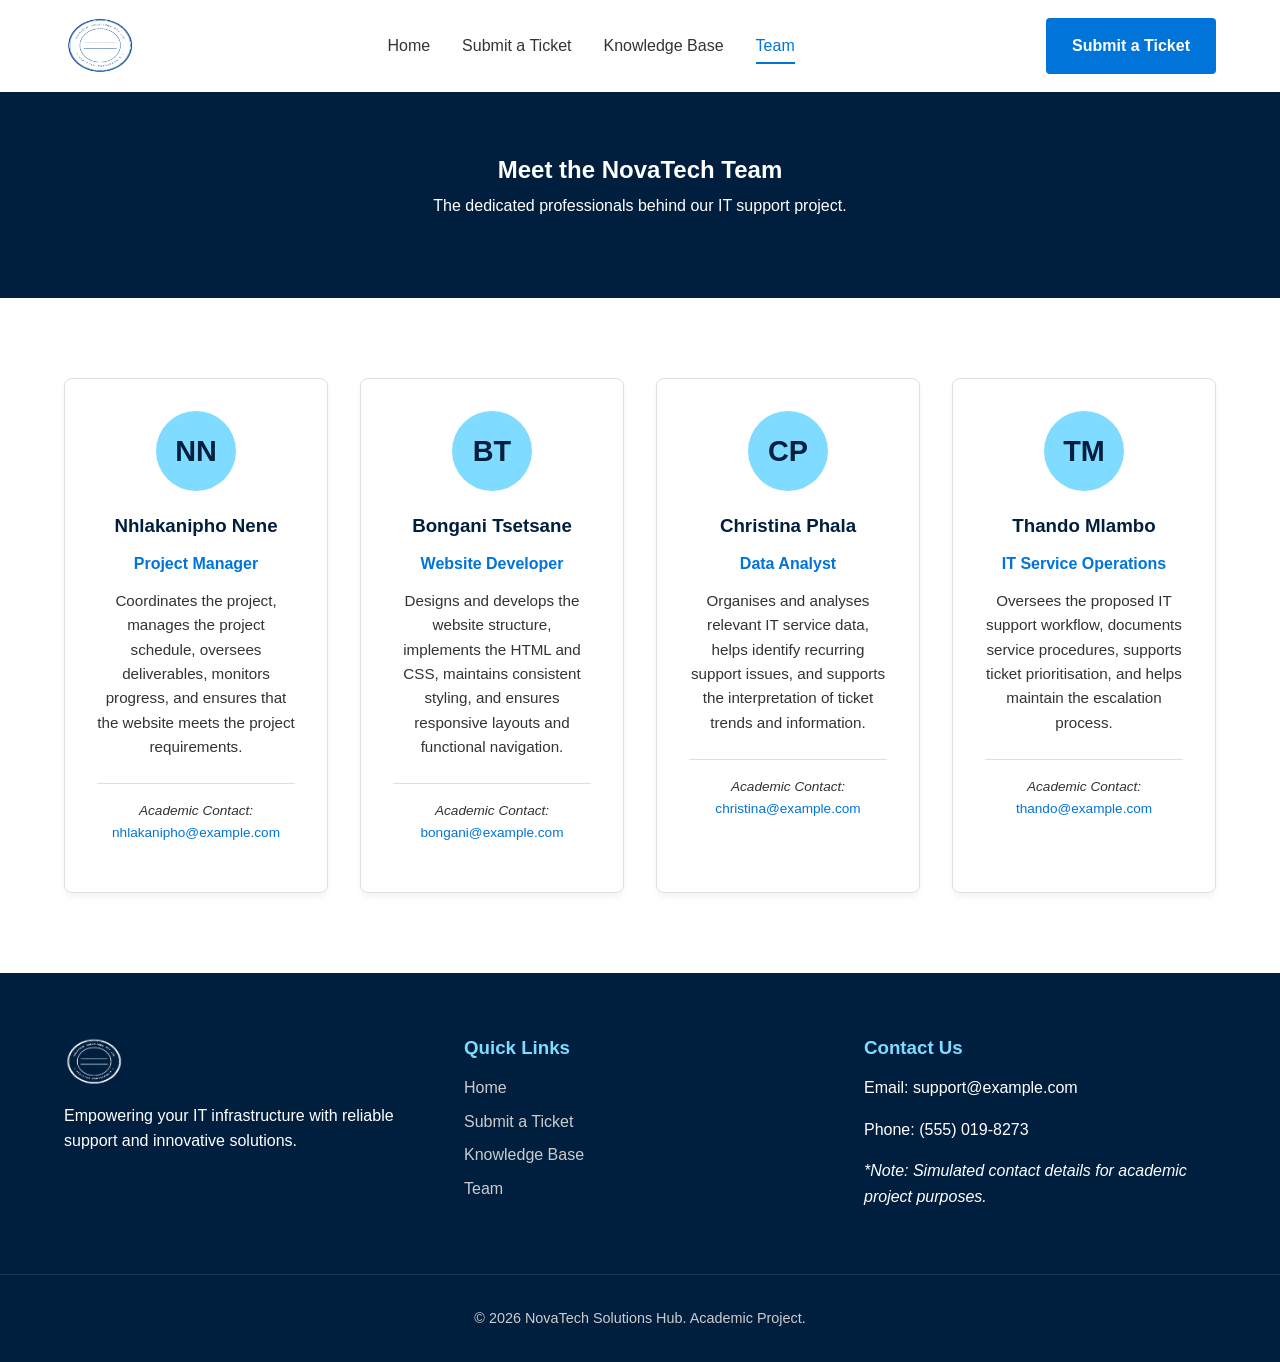
<file: team.html>
<!DOCTYPE html>
<html lang="en">
<head>
    <meta charset="UTF-8">
    <meta name="viewport" content="width=device-width, initial-scale=1.0">
    <title>Team | NovaTech Solutions Hub</title>
    <link rel="stylesheet" href="style.css">
</head>
<body>
    <!-- Header & Navigation -->
    <header>
        <div class="container header-container">
            <div class="logo">
                <a href="index.html">
                    <img src="images/novatech-logo.png" alt="NovaTech Solutions Hub Logo">
                </a>
            </div>
            <nav>
                <ul class="nav-links">
                    <li><a href="index.html">Home</a></li>
                    <li><a href="submit-ticket.html">Submit a Ticket</a></li>
                    <li><a href="knowledge-base.html">Knowledge Base</a></li>
                    <li><a href="team.html" class="active">Team</a></li>
                </ul>
            </nav>
            <div class="header-cta">
                <a href="submit-ticket.html" class="btn btn-primary">Submit a Ticket</a>
            </div>
        </div>
    </header>

    <!-- Page Header -->
    <section class="page-header">
        <div class="container">
            <h1>Meet the NovaTech Team</h1>
            <p>The dedicated professionals behind our IT support project.</p>
        </div>
    </section>

    <!-- Team Section -->
    <section class="team-section section-padding">
        <div class="container">
            <div class="team-grid">
                
                <!-- Team Member 1 -->
                <div class="team-card">
                    <div class="member-initials">NN</div>
                    <h3>Nhlakanipho Nene</h3>
                    <h4 class="member-role">Project Manager</h4>
                    <p class="member-desc">Coordinates the project, manages the project schedule, oversees deliverables, monitors progress, and ensures that the website meets the project requirements.</p>
                    <div class="member-contact">
                        <p><em>Academic Contact:</em><br><a href="mailto:nhlakanipho@example.com">nhlakanipho@example.com</a></p>
                    </div>
                </div>

                <!-- Team Member 2 -->
                <div class="team-card">
                    <div class="member-initials">BT</div>
                    <h3>Bongani Tsetsane</h3>
                    <h4 class="member-role">Website Developer</h4>
                    <p class="member-desc">Designs and develops the website structure, implements the HTML and CSS, maintains consistent styling, and ensures responsive layouts and functional navigation.</p>
                    <div class="member-contact">
                        <p><em>Academic Contact:</em><br><a href="mailto:bongani@example.com">bongani@example.com</a></p>
                    </div>
                </div>

                <!-- Team Member 3 -->
                <div class="team-card">
                    <div class="member-initials">CP</div>
                    <h3>Christina Phala</h3>
                    <h4 class="member-role">Data Analyst</h4>
                    <p class="member-desc">Organises and analyses relevant IT service data, helps identify recurring support issues, and supports the interpretation of ticket trends and information.</p>
                    <div class="member-contact">
                        <p><em>Academic Contact:</em><br><a href="mailto:christina@example.com">christina@example.com</a></p>
                    </div>
                </div>

                <!-- Team Member 4 -->
                <div class="team-card">
                    <div class="member-initials">TM</div>
                    <h3>Thando Mlambo</h3>
                    <h4 class="member-role">IT Service Operations</h4>
                    <p class="member-desc">Oversees the proposed IT support workflow, documents service procedures, supports ticket prioritisation, and helps maintain the escalation process.</p>
                    <div class="member-contact">
                        <p><em>Academic Contact:</em><br><a href="mailto:thando@example.com">thando@example.com</a></p>
                    </div>
                </div>

            </div>
        </div>
    </section>

    <!-- Footer -->
    <footer>
        <div class="container footer-container">
            <div class="footer-info">
                <img src="images/novatech-logo.png" alt="NovaTech Logo" class="footer-logo">
                <p>Empowering your IT infrastructure with reliable support and innovative solutions.</p>
            </div>
            <div class="footer-links">
                <h3>Quick Links</h3>
                <ul>
                    <li><a href="index.html">Home</a></li>
                    <li><a href="submit-ticket.html">Submit a Ticket</a></li>
                    <li><a href="knowledge-base.html">Knowledge Base</a></li>
                    <li><a href="team.html">Team</a></li>
                </ul>
            </div>
            <div class="footer-contact">
                <h3>Contact Us</h3>
                <p>Email: support@example.com</p>
                <p>Phone: (555) 019-8273</p>
                <p><em>*Note: Simulated contact details for academic project purposes.</em></p>
            </div>
        </div>
        <div class="footer-bottom">
            <p>&copy; 2026 NovaTech Solutions Hub. Academic Project.</p>
        </div>
    </footer>
</body>
</html>
</file>
<file: style.css>
/*=========================================
  CSS RESET & VARIABLES
=========================================*/
:root {
    --primary-color: #001f3f; /* Navy */
    --secondary-color: #0074D9; /* Medium Blue */
    --accent-color: #7FDBFF; /* Light Blue */
    --bg-light: #F8F9FA;
    --bg-white: #FFFFFF;
    --text-dark: #333333;
    --text-muted: #666666;
    --border-color: #E0E0E0;
    --shadow: 0 4px 6px rgba(0, 0, 0, 0.05);
    --transition: all 0.3s ease;
}

* {
    margin: 0;
    padding: 0;
    box-sizing: border-box;
}

body {
    font-family: 'Segoe UI', Tahoma, Geneva, Verdana, sans-serif;
    line-height: 1.6;
    color: var(--text-dark);
    background-color: var(--bg-white);
}

a {
    text-decoration: none;
    color: var(--secondary-color);
    transition: var(--transition);
}

a:hover {
    color: var(--primary-color);
}

img {
    max-width: 100%;
    height: auto;
    display: block;
}

ul {
    list-style: none;
}

.container {
    width: 90%;
    max-width: 1200px;
    margin: 0 auto;
}

/*=========================================
  TYPOGRAPHY & UTILITIES
=========================================*/
h1, h2, h3, h4 {
    color: var(--primary-color);
    margin-bottom: 1rem;
    line-height: 1.2;
}

p {
    margin-bottom: 1rem;
}

.text-center { text-align: center; }
.mt-1 { margin-top: 1rem; }
.mt-2 { margin-top: 2rem; }
.mt-3 { margin-top: 3rem; }
.mt-4 { margin-top: 4rem; }
.mb-2 { margin-bottom: 2rem; }
.bg-light { background-color: var(--bg-light); }
.small-text { font-size: 0.85rem; color: var(--text-muted); }

.section-padding {
    padding: 5rem 0;
}

.section-title h2 {
    font-size: 2.2rem;
    margin-bottom: 0.5rem;
}

.divider {
    height: 4px;
    width: 60px;
    background-color: var(--secondary-color);
    margin: 0 auto 2rem auto;
}

/*=========================================
  BUTTONS
=========================================*/
.btn {
    display: inline-block;
    padding: 0.8rem 1.5rem;
    border-radius: 4px;
    font-weight: 600;
    text-align: center;
    cursor: pointer;
    border: 2px solid transparent;
}

.btn-primary {
    background-color: var(--secondary-color);
    color: #fff;
}

.btn-primary:hover {
    background-color: var(--primary-color);
    color: #fff;
}

.btn-secondary {
    background-color: transparent;
    color: var(--secondary-color);
    border-color: var(--secondary-color);
}

.btn-secondary:hover {
    background-color: var(--secondary-color);
    color: #fff;
}

.btn-large {
    padding: 1rem 2rem;
    font-size: 1.1rem;
}

/*=========================================
  HEADER & NAVIGATION
=========================================*/
header {
    background-color: var(--bg-white);
    box-shadow: var(--shadow);
    position: sticky;
    top: 0;
    z-index: 1000;
}

.header-container {
    display: flex;
    justify-content: space-between;
    align-items: center;
    padding: 1rem 0;
    flex-wrap: wrap; /* Allows stacking on mobile */
}

.logo img {
    height: 60px; /* Preserve proportion */
}

nav .nav-links {
    display: flex;
    gap: 2rem;
}

nav .nav-links a {
    color: var(--text-dark);
    font-weight: 500;
    padding: 0.5rem 0;
}

nav .nav-links a:hover, nav .nav-links a.active {
    color: var(--secondary-color);
    border-bottom: 2px solid var(--secondary-color);
}

/*=========================================
  HERO & PAGE HEADERS
=========================================*/
.hero {
    background: linear-gradient(135deg, var(--primary-color) 0%, var(--secondary-color) 100%);
    color: #fff;
    padding: 8rem 0;
    text-align: center;
}

.hero h1 {
    color: #fff;
    font-size: 3rem;
    margin-bottom: 1.5rem;
}

.hero p {
    font-size: 1.2rem;
    max-width: 700px;
    margin: 0 auto 2rem auto;
}

.hero-buttons {
    display: flex;
    gap: 1rem;
    justify-content: center;
}

.hero-buttons .btn-secondary {
    color: #fff;
    border-color: #fff;
}

.hero-buttons .btn-secondary:hover {
    background-color: #fff;
    color: var(--primary-color);
}

.page-header {
    background-color: var(--primary-color);
    color: #fff;
    padding: 4rem 0;
    text-align: center;
}

.page-header h1 {
    color: #fff;
    margin-bottom: 0.5rem;
}

/*=========================================
  HOME PAGE SPECIFICS
=========================================*/
.about-grid {
    display: grid;
    grid-template-columns: 1fr 1fr;
    gap: 3rem;
}

.about-card {
    background: var(--bg-light);
    padding: 2.5rem;
    border-radius: 8px;
    border-left: 5px solid var(--secondary-color);
}

.innovation-content {
    max-width: 800px;
    margin: 0 auto;
    font-size: 1.1rem;
    text-align: center;
}

.steps-grid {
    display: grid;
    grid-template-columns: repeat(auto-fit, minmax(200px, 1fr));
    gap: 2rem;
}

.step-card {
    text-align: center;
    padding: 1.5rem;
    border: 1px solid var(--border-color);
    border-radius: 8px;
    background: var(--bg-white);
    transition: var(--transition);
}

.step-card:hover {
    transform: translateY(-5px);
    box-shadow: var(--shadow);
}

.step-number {
    background-color: var(--accent-color);
    color: var(--primary-color);
    width: 40px;
    height: 40px;
    line-height: 40px;
    border-radius: 50%;
    font-size: 1.2rem;
    font-weight: bold;
    margin: 0 auto 1rem auto;
}

.services-grid {
    display: grid;
    grid-template-columns: repeat(auto-fit, minmax(250px, 1fr));
    gap: 2rem;
}

.service-card {
    background: var(--bg-white);
    padding: 2rem;
    border-radius: 8px;
    box-shadow: var(--shadow);
    border-top: 4px solid var(--secondary-color);
}

/*=========================================
  SUBMIT TICKET SPECIFICS
=========================================*/
.card {
    background: var(--bg-white);
    padding: 2rem;
    border-radius: 8px;
    box-shadow: var(--shadow);
    border: 1px solid var(--border-color);
}

.ticket-content-grid {
    display: grid;
    grid-template-columns: 1fr 1fr;
    gap: 2rem;
}

.styled-list {
    margin-left: 1.5rem;
    list-style-type: square;
}

.styled-list li {
    margin-bottom: 0.8rem;
}

.styled-table {
    width: 100%;
    border-collapse: collapse;
    margin-top: 1rem;
}

.styled-table th, .styled-table td {
    padding: 1rem;
    text-align: left;
    border-bottom: 1px solid var(--border-color);
}

.styled-table th {
    background-color: var(--bg-light);
    color: var(--primary-color);
}

.badge {
    padding: 0.3rem 0.6rem;
    border-radius: 4px;
    font-size: 0.85rem;
    font-weight: bold;
    color: #fff;
}

.badge-critical { background-color: #dc3545; }
.badge-high { background-color: #fd7e14; }
.badge-medium { background-color: #ffc107; color: #212529; }
.badge-low { background-color: #28a745; }

/*=========================================
  KNOWLEDGE BASE SPECIFICS
=========================================*/
.faq-category {
    margin-bottom: 2.5rem;
}

.faq-category h3 {
    border-bottom: 2px solid var(--border-color);
    padding-bottom: 0.5rem;
    margin-bottom: 1rem;
    color: var(--secondary-color);
}

.faq-item {
    background: var(--bg-light);
    border-radius: 4px;
    margin-bottom: 1rem;
    border: 1px solid var(--border-color);
}

.faq-item summary {
    padding: 1rem 1.5rem;
    font-weight: 600;
    cursor: pointer;
    list-style: none; /* Hide default arrow in modern browsers */
    position: relative;
}

.faq-item summary::-webkit-details-marker {
    display: none; /* Hide default arrow in Safari */
}

.faq-item summary::after {
    content: '+';
    position: absolute;
    right: 1.5rem;
    top: 50%;
    transform: translateY(-50%);
    font-size: 1.2rem;
    color: var(--secondary-color);
}

.faq-item[open] summary::after {
    content: '-';
}

.faq-content {
    padding: 1rem 1.5rem;
    border-top: 1px solid var(--border-color);
    background: var(--bg-white);
}

.escalation-levels {
    display: grid;
    grid-template-columns: repeat(auto-fit, minmax(250px, 1fr));
    gap: 1.5rem;
}

.level-card {
    background: var(--bg-white);
    padding: 1.5rem;
    border-radius: 8px;
    border-left: 4px solid var(--primary-color);
    box-shadow: var(--shadow);
}

.flow-diagram {
    display: flex;
    align-items: center;
    justify-content: space-between;
    flex-wrap: wrap;
    gap: 1rem;
    background: var(--bg-white);
    padding: 2rem;
    border-radius: 8px;
    border: 1px solid var(--border-color);
}

.flow-box {
    background-color: var(--secondary-color);
    color: #fff;
    padding: 1rem;
    border-radius: 4px;
    font-weight: 600;
    text-align: center;
    flex: 1;
    min-width: 150px;
}

.flow-arrow {
    font-size: 1.5rem;
    color: var(--text-muted);
}

/*=========================================
  TEAM SPECIFICS
=========================================*/
.team-grid {
    display: grid;
    grid-template-columns: repeat(4, 1fr);
    gap: 2rem;
}

.team-card {
    background: var(--bg-white);
    border: 1px solid var(--border-color);
    border-radius: 8px;
    padding: 2rem;
    text-align: center;
    box-shadow: var(--shadow);
    transition: var(--transition);
}

.team-card:hover {
    transform: translateY(-5px);
    box-shadow: 0 8px 15px rgba(0, 0, 0, 0.1);
}

.member-initials {
    width: 80px;
    height: 80px;
    background-color: var(--accent-color);
    color: var(--primary-color);
    font-size: 1.8rem;
    font-weight: bold;
    display: flex;
    align-items: center;
    justify-content: center;
    border-radius: 50%;
    margin: 0 auto 1.5rem auto;
}

.member-role {
    color: var(--secondary-color);
    font-size: 1rem;
    margin-bottom: 1rem;
}

.member-desc {
    font-size: 0.95rem;
    margin-bottom: 1.5rem;
}

.member-contact {
    border-top: 1px solid var(--border-color);
    padding-top: 1rem;
    font-size: 0.85rem;
}

/*=========================================
  FOOTER
=========================================*/
footer {
    background-color: var(--primary-color);
    color: #fff;
    padding: 4rem 0 1rem 0;
}

.footer-container {
    display: grid;
    grid-template-columns: repeat(auto-fit, minmax(250px, 1fr));
    gap: 3rem;
    margin-bottom: 3rem;
}

.footer-logo {
    height: 50px;
    margin-bottom: 1rem;
    filter: brightness(0) invert(1); /* Makes the logo white for dark bg if needed */
}

footer h3 {
    color: var(--accent-color);
    margin-bottom: 1rem;
}

footer a {
    color: #ccc;
}

footer a:hover {
    color: var(--accent-color);
}

.footer-links ul li {
    margin-bottom: 0.5rem;
}

.footer-bottom {
    text-align: center;
    padding-top: 2rem;
    border-top: 1px solid rgba(255, 255, 255, 0.1);
    font-size: 0.9rem;
    color: #ccc;
}

/*=========================================
  RESPONSIVE DESIGN (MEDIA QUERIES)
=========================================*/
@media (max-width: 992px) {
    .team-grid {
        grid-template-columns: repeat(2, 1fr);
    }
    .ticket-content-grid {
        grid-template-columns: 1fr;
    }
    .hero h1 {
        font-size: 2.5rem;
    }
}

@media (max-width: 768px) {
    .header-container {
        flex-direction: column;
        gap: 1rem;
        text-align: center;
    }
    nav .nav-links {
        flex-wrap: wrap;
        justify-content: center;
        gap: 1rem;
    }
    .about-grid {
        grid-template-columns: 1fr;
    }
    .hero-buttons {
        flex-direction: column;
    }
    .flow-diagram {
        flex-direction: column;
    }
    .flow-arrow {
        transform: rotate(90deg);
    }
}

@media (max-width: 576px) {
    .team-grid {
        grid-template-columns: 1fr;
    }
    .section-padding {
        padding: 3rem 0;
    }
    .hero {
        padding: 4rem 0;
    }
}
/*=========================================
  TICKET PAGE LAYOUT & FORM (NEW)
=========================================*/
.ticket-split-layout {
    display: flex;
    flex-wrap: wrap;
    gap: 3rem;
    align-items: flex-start;
}

.ticket-form-column {
    flex: 1 1 500px; /* Allows form to stretch comfortably */
}

.ticket-info-column {
    flex: 1 1 350px; /* Keeps the right side tight and structured */
    display: flex;
    flex-direction: column;
    gap: 2rem;
}

.ticket-form-card {
    background: var(--bg-white);
    border: 1px solid var(--border-color);
    border-radius: 8px;
    padding: 2.5rem;
    box-shadow: var(--shadow);
}

.card-subtitle {
    color: var(--secondary-color);
    font-size: 0.8rem;
    font-weight: 700;
    text-transform: uppercase;
    letter-spacing: 1px;
    display: flex;
    align-items: center;
    gap: 0.5rem;
    margin-bottom: 0.5rem;
}

.blue-line {
    display: inline-block;
    width: 25px;
    height: 2px;
    background-color: var(--secondary-color);
}

.ticket-form-card h2 {
    color: var(--primary-color);
    font-size: 1.8rem;
    margin-bottom: 2rem;
}

.form-row {
    display: flex;
    gap: 1.5rem;
    flex-wrap: wrap;
}

.form-group {
    flex: 1 1 200px;
    display: flex;
    flex-direction: column;
    margin-bottom: 1.5rem;
}

.form-group label {
    font-size: 0.9rem;
    color: var(--text-dark);
    margin-bottom: 0.5rem;
}

.form-group input,
.form-group select,
.form-group textarea {
    padding: 0.75rem 1rem;
    border: 1px solid #ccc;
    border-radius: 4px;
    font-family: inherit;
    font-size: 0.95rem;
    background-color: #fff;
    color: #333;
    transition: var(--transition);
}

.form-group input:focus,
.form-group select:focus,
.form-group textarea:focus {
    outline: none;
    border-color: var(--secondary-color);
}

/* Grays out the date/time box to show it is auto-generated */
.form-group input[readonly] {
    background-color: #f9f9f9;
    color: #666;
    cursor: not-allowed;
}

.form-note {
    font-size: 0.85rem;
    color: #666;
    display: flex;
    align-items: center;
    gap: 0.5rem;
    margin-bottom: 1.5rem;
}

.icon-clock {
    font-size: 1.1rem;
}

.btn-submit-ticket {
    display: inline-flex;
    align-items: center;
    gap: 0.5rem;
    width: 100%;
    justify-content: center;
    font-size: 1.1rem;
}

@media (max-width: 768px) {
    .ticket-split-layout {
        flex-direction: column;
    }
    .form-row {
        flex-direction: column;
        gap: 0;
    }
}
/*=========================================
  DISASTER RECOVERY SECTION (KNOWLEDGE BASE)
=========================================*/
.kb-section {
    background: var(--bg-white);
    border: 1px solid var(--border-color);
    border-radius: 8px;
    padding: 2.5rem;
    box-shadow: var(--shadow);
    margin-bottom: 2rem;
}

.kb-section h2 {
    color: var(--primary-color);
    margin-bottom: 1.5rem;
}

.drp-grid {
    display: grid;
    grid-template-columns: repeat(auto-fit, minmax(300px, 1fr));
    gap: 1.5rem;
    margin-top: 1.5rem;
}

.drp-item {
    background: #f8f9fa;
    border-left: 4px solid var(--secondary-color);
    padding: 1.5rem;
    border-radius: 4px;
}

.drp-item h3 {
    font-size: 1.1rem;
    color: var(--text-dark);
    margin-bottom: 0.75rem;
}

.drp-item ul {
    list-style-type: disc;
    padding-left: 1.25rem;
    margin: 0;
}

.drp-item li {
    font-size: 0.9rem;
    margin-bottom: 0.5rem;
    color: #444;
}

.drp-item li strong {
    color: var(--primary-color);
}
/*=========================================
  POLICY LIST STYLING
=========================================*/
.policy-list {
    list-style-type: none;
    padding-left: 0;
    margin-top: 1rem;
}

.policy-list li {
    position: relative;
    padding-left: 1.5rem;
    margin-bottom: 1rem;
    font-size: 0.95rem;
    line-height: 1.6;
    color: #444;
}

.policy-list li::before {
    content: "■";
    color: var(--secondary-color);
    position: absolute;
    left: 0;
    font-size: 0.8rem;
    top: 2px;
}

.policy-list li strong {
    color: var(--text-dark);
}
</file>
